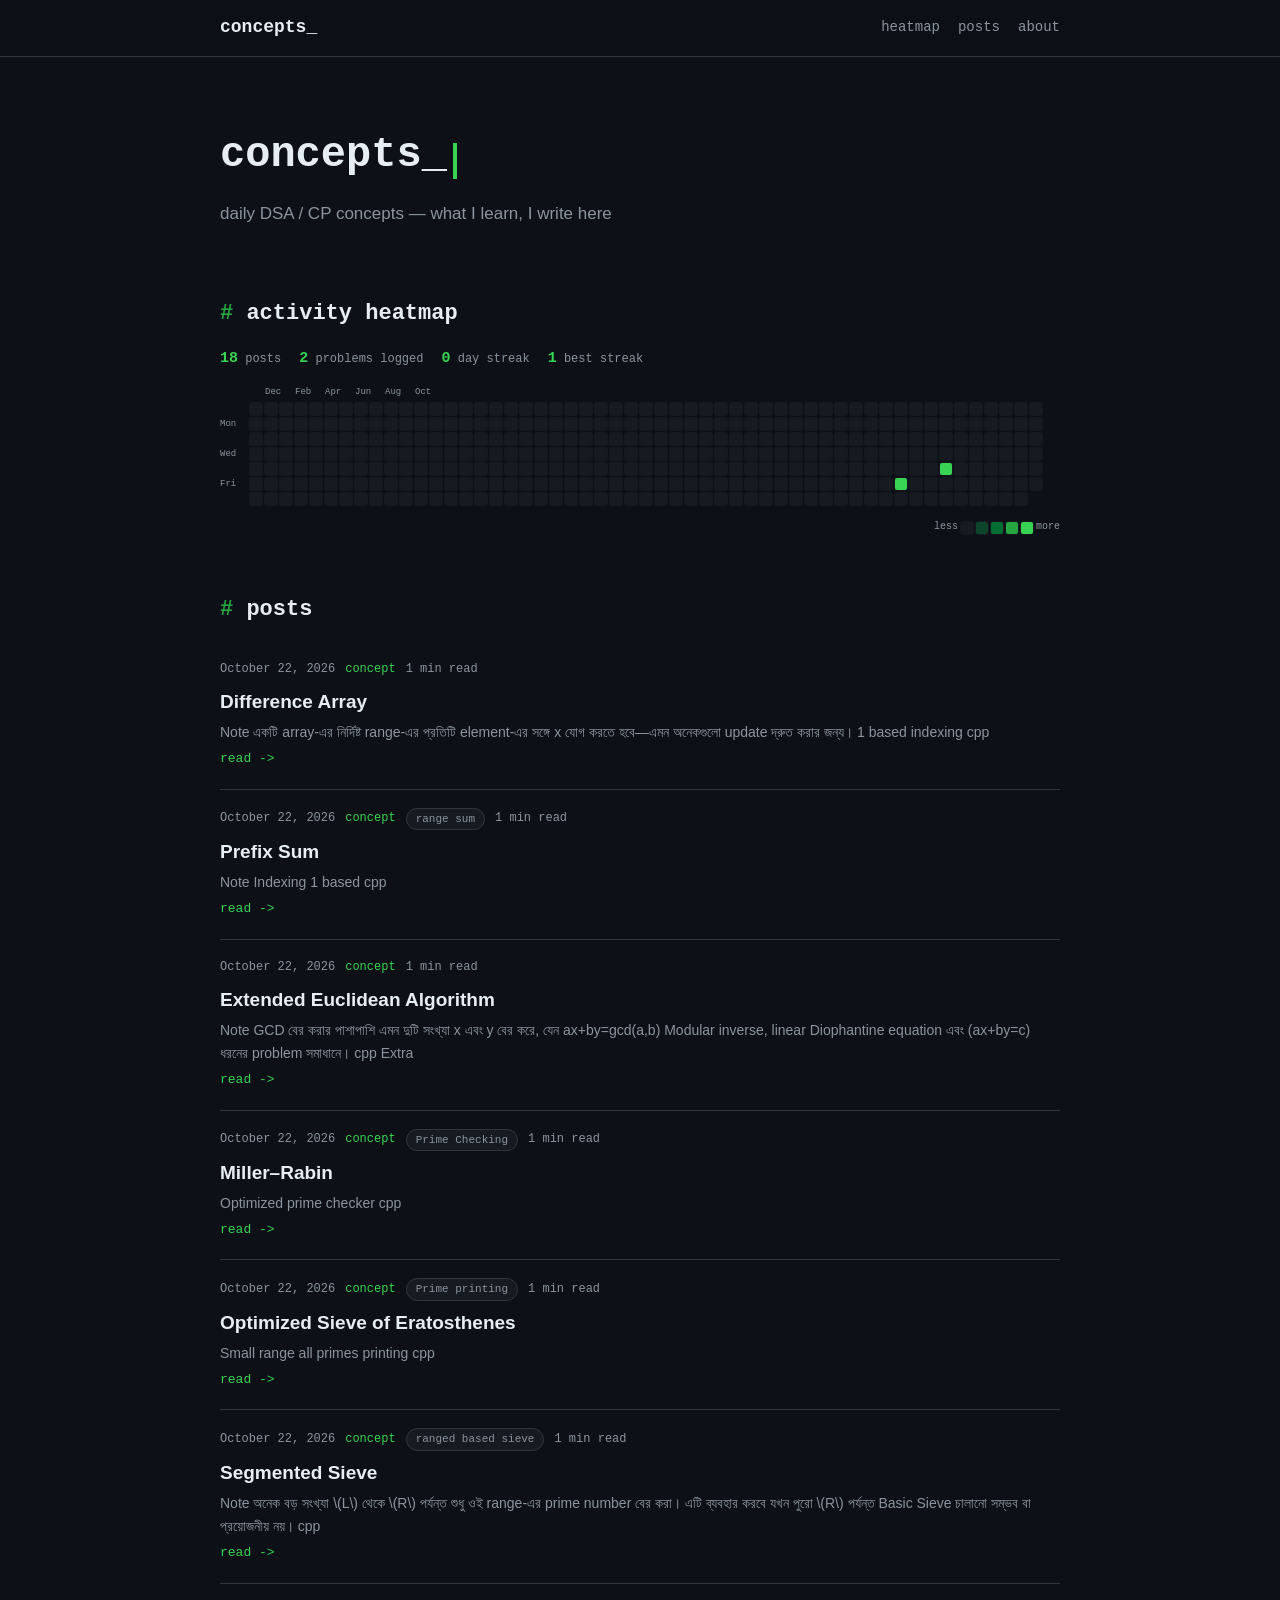
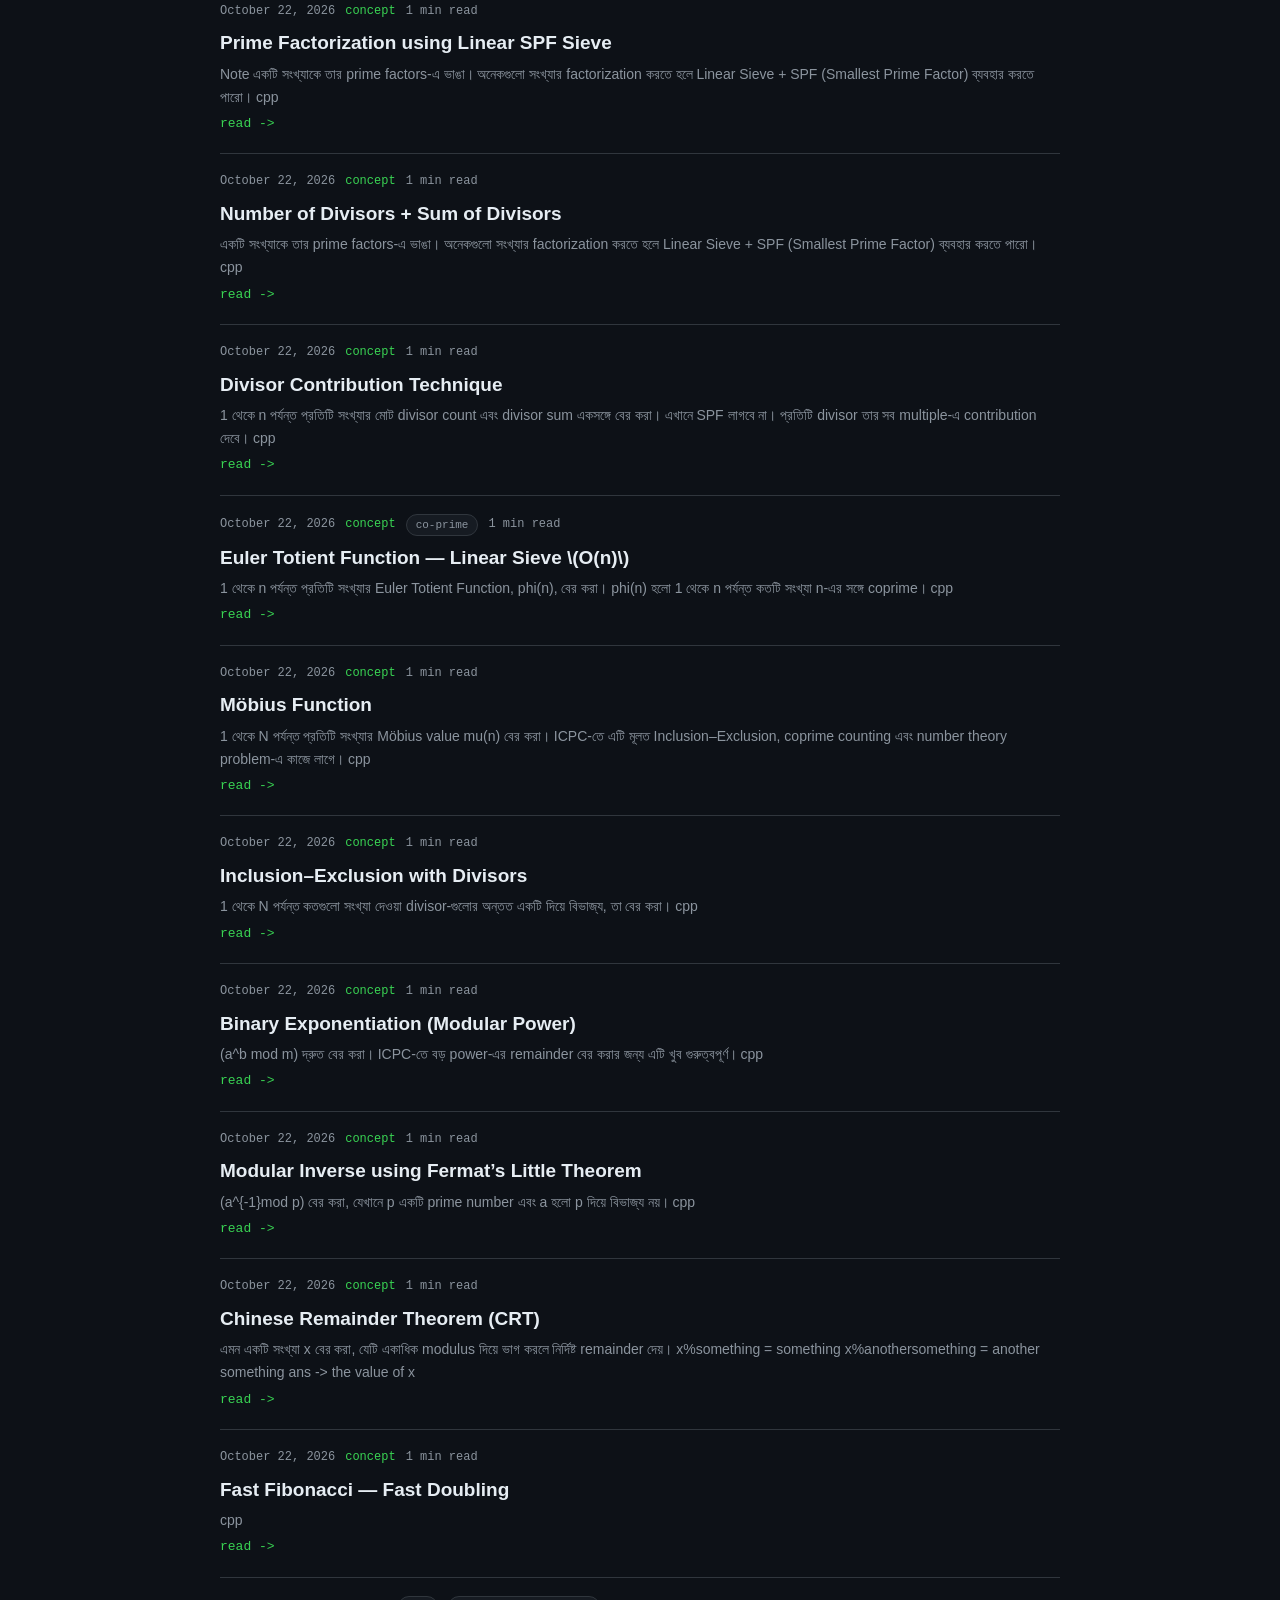
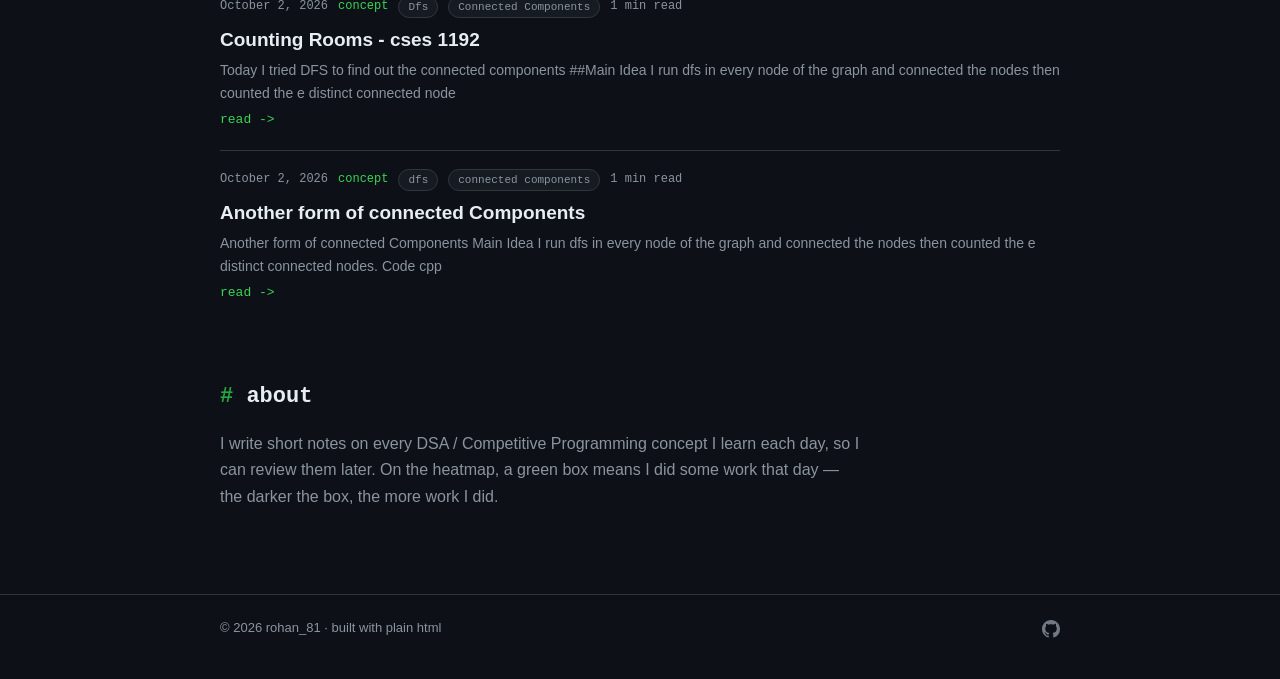
<file: index.html>
<!DOCTYPE html>
<html lang="en">
<head>
<meta charset="UTF-8">
<meta name="viewport" content="width=device-width, initial-scale=1.0">
<title>concepts_ — daily DSA/CP blog</title>
<meta name="description" content="Rohan's daily DSA and Competitive Programming concepts — short notes with an activity heatmap.">
<link rel="icon" href="data:image/svg+xml,%3Csvg xmlns='http://www.w3.org/2000/svg' viewBox='0 0 16 16'%3E%3Crect width='16' height='16' rx='3' fill='%230d1117'/%3E%3Crect x='2' y='2' width='5' height='5' fill='%2339d353'/%3E%3Crect x='9' y='2' width='5' height='5' fill='%2326a641'/%3E%3Crect x='2' y='9' width='5' height='5' fill='%23006d32'/%3E%3Crect x='9' y='9' width='5' height='5' fill='%230e4429'/%3E%3C/svg%3E">
<link rel="stylesheet" href="style.css">
</head>
<body>

<header class="nav">
  <div class="wrap">
    <a class="logo" href="index.html">concepts_</a>
    <nav>
      <a href="#heatmap" class="hide-sm">heatmap</a>
      <a href="#posts">posts</a>
      <a href="#about">about</a>
    </nav>
  </div>
</header>

<main class="wrap">

  <section class="hero">
    <h1>concepts_<span class="cursor"></span></h1>
    <p class="tagline" id="tagline">daily DSA / CP concepts — what I learn, I write here</p>
  </section>

  <section id="heatmap">
    <h2 class="sec-title">activity heatmap</h2>
    <div class="stats" id="stats"></div>
    <div class="heatmap-scroll">
      <div class="heatmap-inner">
        <div class="hm-days">
          <span></span><span>Mon</span><span></span><span>Wed</span><span></span><span>Fri</span><span></span>
        </div>
        <div class="hm-main">
          <div class="hm-months" id="heatmap-months"></div>
          <div class="hm-grid" id="heatmap-grid"></div>
        </div>
      </div>
    </div>
    <div class="hm-legend">less
      <span class="cell"></span><span class="cell l1"></span><span class="cell l2"></span><span class="cell l3"></span><span class="cell l4"></span>
    more</div>
  </section>

  <section id="posts">
    <h2 class="sec-title">posts</h2>
    <div id="post-list"></div>
  </section>

  <section id="about">
    <h2 class="sec-title">about</h2>
    <div class="about-body" id="about-body">
      <p>I write short notes on every DSA / Competitive Programming concept I learn each day, so I can review them later. On the heatmap, a green box means I did some work that day — the darker the box, the more work I did.</p>
    </div>
  </section>

</main>

<footer>
  <div class="wrap">
    <span>&copy; <span id="year"></span> <span id="owner">rohan_81</span> &middot; built with plain html</span>
    <a href="https://github.com/sowrdfish-81" target="_blank" rel="noopener" title="GitHub">
      <svg width="18" height="18" viewBox="0 0 16 16" fill="currentColor" aria-hidden="true"><path d="M8 0C3.58 0 0 3.58 0 8c0 3.54 2.29 6.53 5.47 7.59.4.07.55-.17.55-.38 0-.19-.01-.82-.01-1.49-2.01.37-2.53-.49-2.69-.94-.09-.23-.48-.94-.82-1.13-.28-.15-.68-.52-.01-.53.63-.01 1.08.58 1.23.82.72 1.21 1.87.87 2.33.66.07-.52.28-.87.51-1.07-1.78-.2-3.64-.89-3.64-3.95 0-.87.31-1.59.82-2.15-.08-.2-.36-1.02.08-2.12 0 0 .67-.21 2.2.82.64-.18 1.32-.27 2-.27s1.36.09 2 .27c1.53-1.04 2.2-.82 2.2-.82.44 1.1.16 1.92.08 2.12.51.56.82 1.27.82 2.15 0 3.07-1.87 3.75-3.65 3.95.29.25.54.73.54 1.48 0 1.07-.01 1.93-.01 2.2 0 .21.15.46.55.38A8.01 8.01 0 0 0 16 8c0-4.42-3.58-8-8-8Z"/></svg>
    </a>
  </div>
</footer>

<div id="tooltip"></div>

<script src="app.js"></script>
<script>
  document.getElementById("year").textContent = new Date().getFullYear();
  bootIndex();
</script>
</body>
</html>
</file>
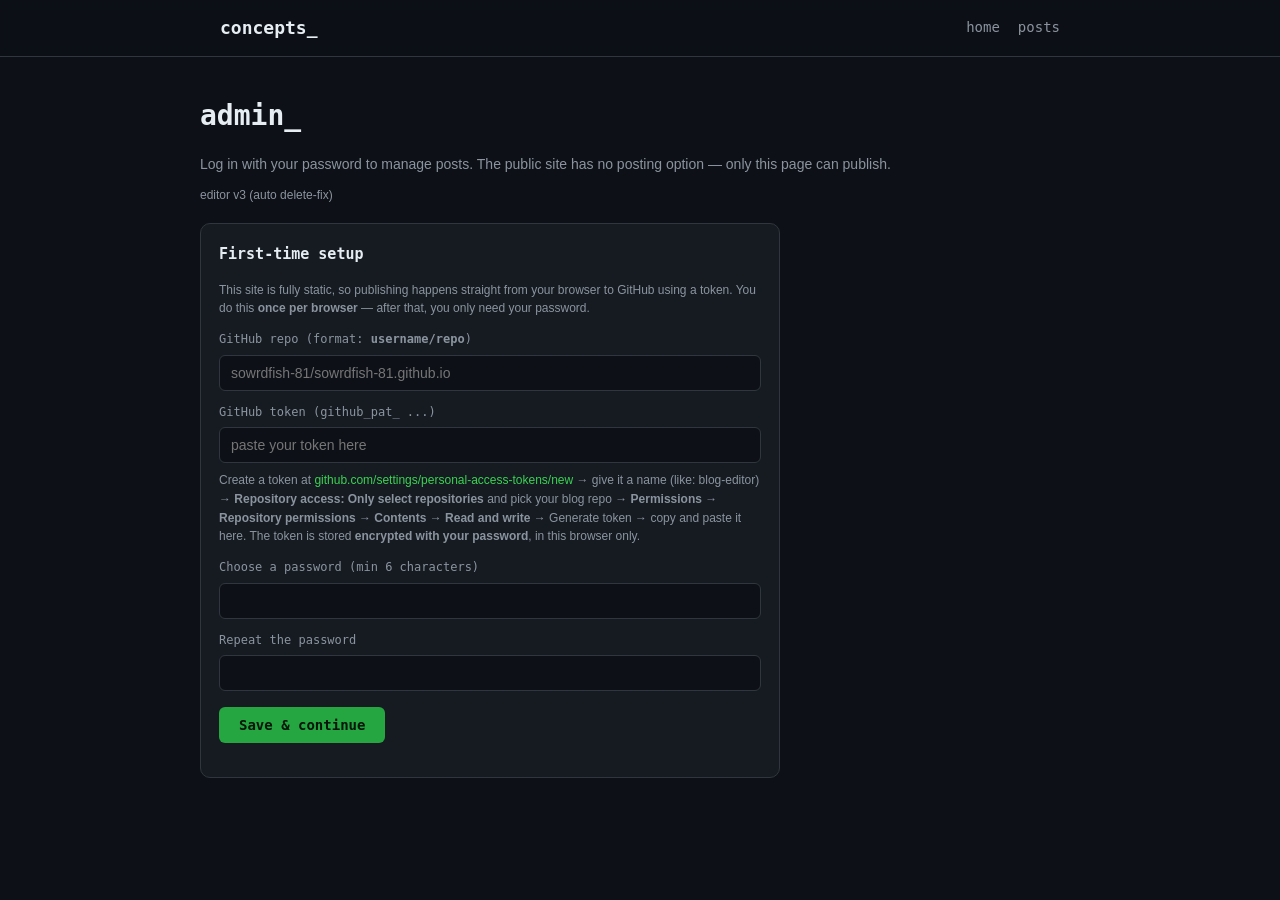
<file: admin/index.html>
<!DOCTYPE html>
<html lang="en">
<head>
<meta charset="UTF-8">
<meta name="viewport" content="width=device-width, initial-scale=1.0">
<title>admin — concepts_</title>
<meta name="robots" content="noindex, nofollow">
<link rel="icon" href="data:image/svg+xml,%3Csvg xmlns='http://www.w3.org/2000/svg' viewBox='0 0 16 16'%3E%3Crect width='16' height='16' rx='3' fill='%230d1117'/%3E%3Crect x='2' y='2' width='5' height='5' fill='%2339d353'/%3E%3Crect x='9' y='2' width='5' height='5' fill='%2326a641'/%3E%3Crect x='2' y='9' width='5' height='5' fill='%23006d32'/%3E%3Crect x='9' y='9' width='5' height='5' fill='%230e4429'/%3E%3C/svg%3E">
<link rel="stylesheet" href="../style.css?v=3">
</head>
<body>

<header class="nav">
  <div class="wrap">
    <a class="logo" href="../index.html">concepts_</a>
    <nav>
      <a href="../index.html">home</a>
      <a href="../index.html#posts">posts</a>
    </nav>
  </div>
</header>

<main class="wrap editor">
  <h1>admin_</h1>
  <p class="sub">Log in with your password to manage posts. The public site has no posting option — only this page can publish.</p>
  <p class="hint" id="ver-badge" style="margin:-16px 0 18px">editor v?</p>

  <!-- ============ LOGIN ============ -->
  <div class="card" id="login-card" style="display:none; max-width:440px">
    <h3 class="auth-head">
      <svg width="15" height="15" viewBox="0 0 16 16" fill="currentColor" aria-hidden="true"><path d="M4 4a4 4 0 0 1 8 0v2h.25c.97 0 1.75.78 1.75 1.75v5.5A1.75 1.75 0 0 1 12.25 15h-8.5A1.75 1.75 0 0 1 2 13.25v-5.5C2 6.78 2.78 6 3.75 6H4V4Zm6.5 0v2h-5V4a2.5 2.5 0 0 1 5 0Z"/></svg>
      Login
    </h3>
    <label>Password</label>
    <input type="password" id="login-pass" placeholder="your admin password">
    <p style="margin-top:16px">
      <button class="primary" id="btn-unlock">Unlock</button>
    </p>
    <div class="status" id="login-status"></div>
    <p class="hint">Forgot your password? <a href="#" id="reset-vault">Reset admin</a> — you will have to paste your GitHub token once more.</p>
  </div>

  <!-- ============ FIRST-TIME SETUP ============ -->
  <div class="card" id="setup-card" style="display:none; max-width:580px">
    <h3>First-time setup</h3>
    <p class="hint" style="margin-top:0">This site is fully static, so publishing happens straight from your browser to GitHub using a token. You do this <b>once per browser</b> — after that, you only need your password.</p>
    <label>GitHub repo (format: <b>username/repo</b>)</label>
    <input type="text" id="su-repo" placeholder="sowrdfish-81/sowrdfish-81.github.io">
    <label>GitHub token (github_pat_ ...)</label>
    <input type="password" id="su-token" placeholder="paste your token here">
    <p class="hint">
      Create a token at <a href="https://github.com/settings/personal-access-tokens/new" target="_blank" rel="noopener">github.com/settings/personal-access-tokens/new</a> &rarr;
      give it a name (like: blog-editor) &rarr; <b>Repository access: Only select repositories</b> and pick your blog repo &rarr;
      <b>Permissions &rarr; Repository permissions &rarr; Contents &rarr; Read and write</b> &rarr; Generate token &rarr; copy and paste it here.
      The token is stored <b>encrypted with your password</b>, in this browser only.
    </p>
    <label>Choose a password (min 6 characters)</label>
    <input type="password" id="su-pass">
    <label>Repeat the password</label>
    <input type="password" id="su-pass2">
    <p style="margin-top:16px">
      <button class="primary" id="btn-setup">Save &amp; continue</button>
    </p>
    <div class="status" id="setup-status"></div>
  </div>

  <!-- ============ EDITOR (after login) ============ -->
  <div id="editor-ui" style="display:none">
    <p class="hint" style="margin:-14px 0 20px">
      connected to <b id="who-repo"></b> &middot; <a href="#" id="btn-lock">Lock</a>
    </p>

    <div class="editing-note" id="editing-note">
      <span>Editing: <b id="editing-title"></b></span>
      <button class="ghost" id="btn-cancel-edit">cancel</button>
    </div>

    <div class="tabs">
      <button class="tab active" data-tab="tab-post">New post</button>
      <button class="tab" data-tab="tab-practice">Practice log</button>
      <button class="tab" data-tab="tab-manage">All posts</button>
    </div>

    <!-- TAB: NEW POST -->
    <div id="tab-post">
      <div class="card">
        <div class="row">
          <div>
            <label>Title</label>
            <input type="text" id="p-title" placeholder="for example: Sliding Window Technique">
          </div>
          <div style="max-width:180px">
            <label>Date</label>
            <input type="date" id="p-date">
          </div>
        </div>
        <label>Tags (separate with commas)</label>
        <input type="text" id="p-tags" placeholder="arrays, sliding-window">
        <label>What you learned (markdown works: ## heading, **bold**, `code`, - list, ``` code block ```)</label>
        <textarea id="p-body" placeholder="Today I learned Sliding Window...

## Main idea

...

## Code

&#96;&#96;&#96;cpp
int sum = 0, l = 0;
for (int r = 0; r &lt; n; r++) {
    sum += a[r];
    while (sum &gt; k) sum -= a[l++];
    // window [l..r] is valid
}
&#96;&#96;&#96;

## Mistakes I made
..."></textarea>
        <p>
          <label style="display:inline-flex;align-items:center;gap:8px;margin:14px 0 0;cursor:pointer">
            <input type="checkbox" id="p-preview" style="width:auto"> show live preview
          </label>
        </p>
        <div class="preview-box md-body" id="p-preview-box"></div>
        <p style="margin-top:16px">
          <button class="primary" id="btn-publish">Publish</button>
          <button class="ghost" id="btn-clear-post">Clear</button>
        </p>
        <div class="status" id="post-status"></div>
      </div>
    </div>

    <!-- TAB: PRACTICE LOG -->
    <div id="tab-practice" style="display:none">
      <div class="card">
        <h3>Practice log — problems solved without writing a post</h3>
        <p class="hint" style="margin-top:0">This makes a green box on the heatmap. Writing a post already makes that day green — no need to log those days again.</p>
        <div class="row">
          <div>
            <label>Date</label>
            <input type="date" id="a-date">
          </div>
          <div>
            <label>Problems solved</label>
            <input type="number" id="a-count" min="1" value="1">
          </div>
        </div>
        <p style="margin-top:16px">
          <button class="primary" id="btn-log">Log it</button>
        </p>
        <div class="status" id="log-status"></div>
      </div>
    </div>

    <!-- TAB: ALL POSTS -->
    <div id="tab-manage" style="display:none">
      <div class="card">
        <h3>All posts</h3>
        <div id="mgr-list"><p class="mgr-meta">loading...</p></div>
        <div class="status" id="mgr-status"></div>
      </div>
    </div>
  </div>
</main>

<script src="../app.js?v=3"></script>
<script src="../github.js?v=3"></script>
<script>
  const $ = id => document.getElementById(id);
  const EDITOR_VERSION = "v3 (auto delete-fix)";
  const vb = $("ver-badge");
  if (vb) vb.textContent = "editor " + EDITOR_VERSION;

  // ---------- crypto vault: token encrypted with the password ----------
  const b64u = bytes => btoa(String.fromCharCode(...new Uint8Array(bytes)));
  const unb64u = s => new Uint8Array([...atob(s)].map(c => c.charCodeAt(0)));

  async function deriveKey(pass, salt) {
    const km = await crypto.subtle.importKey("raw", new TextEncoder().encode(pass), "PBKDF2", false, ["deriveKey"]);
    return crypto.subtle.deriveKey(
      { name: "PBKDF2", salt, iterations: 150000, hash: "SHA-256" },
      km, { name: "AES-GCM", length: 256 }, false, ["encrypt", "decrypt"]);
  }
  async function makeVault(pass, token) {
    const salt = crypto.getRandomValues(new Uint8Array(16));
    const iv = crypto.getRandomValues(new Uint8Array(12));
    const key = await deriveKey(pass, salt);
    const ct = await crypto.subtle.encrypt({ name: "AES-GCM", iv }, key, new TextEncoder().encode(token));
    return b64u(salt) + "." + b64u(iv) + "." + b64u(ct);
  }
  async function openVault(pass) {
    const blob = localStorage.getItem("cb_vault");
    if (!blob) throw new Error("no vault");
    const [s, i, c] = blob.split(".");
    const key = await deriveKey(pass, unb64u(s));
    const pt = await crypto.subtle.decrypt({ name: "AES-GCM", iv: unb64u(i) }, key, unb64u(c));
    return new TextDecoder().decode(pt);
  }

  // ---------- helpers ----------
  const todayStr = () => {
    const d = new Date();
    return d.getFullYear() + "-" + String(d.getMonth() + 1).padStart(2, "0") + "-" + String(d.getDate()).padStart(2, "0");
  };
  function guessRepo() {
    const h = location.hostname;
    if (h.endsWith(".github.io")) {
      const owner = h.replace(/\.github\.io$/, "");
      const seg = location.pathname.split("/").filter(Boolean)[0];
      // project pages: https://owner.github.io/<repo>/  (ignore file paths and the admin folder)
      if (seg && !seg.includes(".") && seg !== "admin") return owner + "/" + seg;
      // user site: the repo is named owner/owner.github.io
      return owner + "/" + h;
    }
    return "";
  }
  function show(which) {
    $("login-card").style.display = which === "login" ? "" : "none";
    $("setup-card").style.display = which === "setup" ? "" : "none";
    $("editor-ui").style.display = which === "editor" ? "" : "none";
  }
  function enterEditor(token) {
    GH.setSessionToken(token);
    sessionStorage.setItem("cb_tok", token);
    $("who-repo").textContent = GH.repo();
    show("editor");
    loadManager();
  }
  function setEditing(edit) {
    window._editing = edit;
    $("editing-note").style.display = edit ? "flex" : "none";
    $("editing-title").textContent = edit ? edit.title : "";
    $("btn-publish").textContent = edit ? "Save changes" : "Publish";
  }
  function clearForm() {
    $("p-title").value = ""; $("p-tags").value = ""; $("p-body").value = "";
    $("p-preview-box").innerHTML = ""; $("p-preview").checked = false;
    $("post-status").textContent = "";
    setEditing(null);
  }

  // ---------- boot ----------
  (async function boot() {
    $("p-date").value = todayStr();
    $("a-date").value = todayStr();
    if (!localStorage.getItem("cb_repo")) {
      const guess = guessRepo();
      if (guess) localStorage.setItem("cb_repo", guess);
    }
    $("su-repo").value = GH.repo();
    if (localStorage.getItem("cb_vault")) {
      const tok = sessionStorage.getItem("cb_tok");
      if (tok) enterEditor(tok); else show("login");
    } else {
      show("setup");
    }
  })();

  // ---------- tabs ----------
  document.querySelectorAll(".tab").forEach(btn => {
    btn.addEventListener("click", () => {
      document.querySelectorAll(".tab").forEach(b => b.classList.remove("active"));
      btn.classList.add("active");
      for (const t of ["tab-post", "tab-practice", "tab-manage"]) $(t).style.display = (t === btn.dataset.tab) ? "" : "none";
      if (btn.dataset.tab === "tab-manage") loadManager();
    });
  });

  // ---------- login ----------
  $("btn-unlock").addEventListener("click", async () => {
    const st = $("login-status");
    const pass = $("login-pass").value;
    if (!pass) { st.className = "status err"; st.textContent = "Enter your password."; return; }
    st.className = "status"; st.textContent = "Unlocking...";
    try {
      const token = await openVault(pass);
      $("login-pass").value = "";
      enterEditor(token);
    } catch (e) {
      st.className = "status err";
      st.textContent = "Wrong password.";
    }
  });
  $("login-pass").addEventListener("keydown", e => { if (e.key === "Enter") $("btn-unlock").click(); });

  $("reset-vault").addEventListener("click", e => {
    e.preventDefault();
    if (!confirm("Reset admin? The saved token will be deleted and you will have to paste it again.")) return;
    localStorage.removeItem("cb_vault");
    sessionStorage.removeItem("cb_tok");
    GH.setSessionToken("");
    $("su-repo").value = GH.repo();
    show("setup");
  });

  // ---------- first-time setup ----------
  $("btn-setup").addEventListener("click", async () => {
    const st = $("setup-status");
    const repo = $("su-repo").value, token = $("su-token").value.trim();
    const p1 = $("su-pass").value, p2 = $("su-pass2").value;
    if (!repo.includes("/") || !token) {
      st.className = "status err";
      st.textContent = "Enter the repo as 'username/repo' and paste a token.";
      return;
    }
    if (p1.length < 6) { st.className = "status err"; st.textContent = "Password must be at least 6 characters."; return; }
    if (p1 !== p2) { st.className = "status err"; st.textContent = "The two passwords do not match."; return; }
    localStorage.setItem("cb_repo", repo.trim().replace(/^https?:\/\/github\.com\//i, "").replace(/\/+$/, ""));
    GH.setSessionToken(token);
    st.className = "status"; st.textContent = "Testing the token...";
    try {
      await GH.test();
      localStorage.setItem("cb_vault", await makeVault(p1, token));
      $("su-token").value = ""; $("su-pass").value = ""; $("su-pass2").value = "";
      enterEditor(token);
    } catch (e) {
      st.className = "status err";
      st.textContent = "Failed: " + e.message;
    }
  });

  // ---------- preview ----------
  let pvTimer = null;
  $("p-preview").addEventListener("change", () => {
    if ($("p-preview").checked) updatePreview(); else $("p-preview-box").innerHTML = "";
  });
  $("p-body").addEventListener("input", () => {
    if (!$("p-preview").checked) return;
    clearTimeout(pvTimer);
    pvTimer = setTimeout(updatePreview, 250);
  });
  function updatePreview() {
    const body = $("p-body").value;
    const title = $("p-title").value || "Untitled";
    $("p-preview-box").innerHTML = "<h1 style='font-size:22px'>" + esc(title) + "</h1>" + (body.trim() ? md(body) : "");
  }

  // ---------- publish (new post + save changes) ----------
  $("btn-publish").addEventListener("click", async () => {
    const st = $("post-status");
    const title = $("p-title").value.trim();
    const date = $("p-date").value || todayStr();
    const tags = $("p-tags").value.split(",").map(s => s.trim()).filter(Boolean);
    const body = $("p-body").value.replace(/\r\n/g, "\n").trim();
    const editing = window._editing || null;

    if (!title || !body) {
      st.className = "status err";
      st.textContent = "Title and body are both required.";
      return;
    }

    const btnPub = $("btn-publish");
    btnPub.disabled = true;
    st.className = "status";
    st.textContent = editing ? "Saving...\n1/3 uploading the post file" : "Publishing...\n1/3 uploading the post file";

    try {
      const base = date + "-" + slugify(title);
      let slug, file;
      if (editing && base === editing.base) {
        slug = editing.slug; file = editing.file;      // same name, just update
      } else {
        slug = base; file = slug + ".md"; let n = 2;
        while (await GH.getFile("posts/" + file)) { slug = base + "-" + n; file = slug + ".md"; n++; }
      }

      await GH.putFile("posts/" + file, body, (editing ? "edit post: " : "new post: ") + title);
      st.textContent += "\n2/3 updating the index";

      let idx = [];
      const existing = await GH.getFile("posts/index.json");
      if (existing) { try { idx = JSON.parse(existing.text); } catch (e) { idx = []; } }
      if (editing) idx = idx.filter(p => p.slug !== editing.slug);
      idx = idx.filter(p => p.slug !== slug);
      idx.push({
        slug, title, date, tags,
        description: stripMd(body).slice(0, 200),
        minutes: readMinutes(body),
        file,
      });
      idx.sort((a, b) => b.date.localeCompare(a.date));
      await GH.putFile("posts/index.json", JSON.stringify(idx, null, 2) + "\n", "update index: " + title);

      // ask GitHub to rebuild the site immediately (auto-builds don't run on this account)
      st.textContent += "\n3/3 asking GitHub to rebuild the site";
      await GH.triggerPagesBuild();

      // if the date/title changed, remove the old file
      if (editing && file !== editing.file) {
        st.textContent += "\n3/3 removing the old file";
        await GH.deleteFile("posts/" + editing.file, "rename post file: " + editing.file + " -> " + file);
      }

      clearForm();
      st.className = "status ok";
      st.innerHTML = "&#10003; " + (editing ? "Changes saved!" : "Published!") +
        " <a href='../post.html?p=" + encodeURIComponent(slug) + "'>view the post</a> &middot; " +
        "<a href='../index.html'>home</a> (usually live on the site in about a minute)";
      loadManager();
    } catch (e) {
      st.className = "status err";
      st.textContent = "Failed: " + e.message + "\n(Don't worry — your text is still here in the tab, try again.)";
    } finally {
      btnPub.disabled = false;
    }
  });

  $("btn-clear-post").addEventListener("click", () => {
    if ($("p-body").value && !confirm("Clear everything?")) return;
    clearForm();
  });
  $("btn-cancel-edit").addEventListener("click", () => clearForm());

  // ---------- all posts: list / edit / delete ----------
  async function loadManager() {
    const list = $("mgr-list");
    let idx = [];
    try {
      const existing = await GH.getFile("posts/index.json");
      if (existing) idx = JSON.parse(existing.text);
    } catch (e) {
      list.innerHTML = '<p class="mgr-meta" style="color:#f85149">Could not load posts: ' + esc(String(e.message || e)) +
        ' — if the token expired, use "Lock" &rarr; "Reset admin" and paste a fresh one.</p>';
      return;
    }
    idx.sort((a, b) => b.date.localeCompare(a.date));
    if (!idx.length) {
      list.innerHTML = '<p class="mgr-meta">No posts yet. Write your first one in the "New post" tab.</p>';
      return;
    }
    list.innerHTML = idx.map(p =>
      '<div class="mgr-row">' +
        '<div><div class="mgr-title">' + esc(p.title) + '</div>' +
        '<div class="mgr-meta">' + fmtDate(p.date) + ' &middot; ' + (p.tags || []).join(", ") + '</div></div>' +
        '<div class="mgr-actions">' +
          '<button class="ghost" data-edit="' + esc(p.slug) + '">Edit</button>' +
          '<button class="ghost" data-del="' + esc(p.slug) + '">Delete</button>' +
        '</div>' +
      '</div>'
    ).join("");
  }

  $("mgr-list").addEventListener("click", async e => {
    const editBtn = e.target.closest("[data-edit]");
    const delBtn = e.target.closest("[data-del]");
    if (!editBtn && !delBtn) return;

    let idx = [];
    const existing = await GH.getFile("posts/index.json");
    if (existing) { try { idx = JSON.parse(existing.text); } catch (err) { idx = []; } }

    if (editBtn) {
      const p = idx.find(x => x.slug === editBtn.getAttribute("data-edit"));
      if (!p) return;
      const res = await GH.getFile("posts/" + p.file);
      if (!res) { alert("Could not load the post file."); return; }
      $("p-title").value = p.title;
      $("p-date").value = p.date;
      $("p-tags").value = (p.tags || []).join(", ");
      $("p-body").value = res.text;
      setEditing({ slug: p.slug, file: p.file, base: p.date + "-" + p.title.toLowerCase().replace(/[^a-z0-9]+/g, "-").replace(/^-+|-+$/g, ""), title: p.title });
      document.querySelectorAll(".tab").forEach(b => b.classList.toggle("active", b.dataset.tab === "tab-post"));
      for (const t of ["tab-post", "tab-practice", "tab-manage"]) $(t).style.display = (t === "tab-post") ? "" : "none";
      $("tab-post").scrollIntoView({ behavior: "smooth", block: "start" });
      $("post-status").textContent = "";
    }

    if (delBtn) {
      const p = idx.find(x => x.slug === delBtn.getAttribute("data-del"));
      if (!p) return;
      if (!confirm("Delete '" + p.title + "' permanently?")) return;
      const st = $("mgr-status");
      st.className = "status";
      st.textContent = "Deleting...";
      try {
        await GH.deleteFile("posts/" + p.file, "delete post: " + p.title);
        idx = idx.filter(x => x.slug !== p.slug);
        await GH.putFile("posts/index.json", JSON.stringify(idx, null, 2) + "\n", "update index after delete: " + p.title);
        await GH.triggerPagesBuild(); // site rebuild so the post disappears too
        st.className = "status ok";
        st.textContent = "Deleted '" + p.title + "'.";
        loadManager();
      } catch (err) {
        st.className = "status err";
        st.textContent = "Failed: " + err.message;
      }
    }
  });

  // ---------- practice log ----------
  $("btn-log").addEventListener("click", async () => {
    const st = $("log-status");
    const date = $("a-date").value, count = parseInt($("a-count").value, 10);
    if (!date || !(count > 0)) {
      st.className = "status err";
      st.textContent = "Pick a date and a problem count.";
      return;
    }
    st.className = "status";
    st.textContent = "Logging...";
    try {
      let act = {};
      const existing = await GH.getFile("activity.json");
      if (existing) { try { act = JSON.parse(existing.text); } catch (e) { act = {}; } }
      act[date] = (act[date] || 0) + count;
      await GH.putFile("activity.json", JSON.stringify(act, null, 2) + "\n", "practice log: " + date + " +" + count);
      await GH.triggerPagesBuild(); // heatmap update needs a site rebuild
      st.className = "status ok";
      st.innerHTML = "&#10003; Logged +" + count + " for " + date + ". See it on the <a href='../index.html#heatmap'>heatmap</a>.";
    } catch (e) {
      st.className = "status err";
      st.textContent = "Failed: " + e.message;
    }
  });

  // ---------- lock ----------
  $("btn-lock").addEventListener("click", e => {
    e.preventDefault();
    sessionStorage.removeItem("cb_tok");
    GH.setSessionToken("");
    $("login-pass").value = "";
    $("login-status").textContent = "";
    clearForm();
    show("login");
  });
</script>
</body>
</html>
</file>
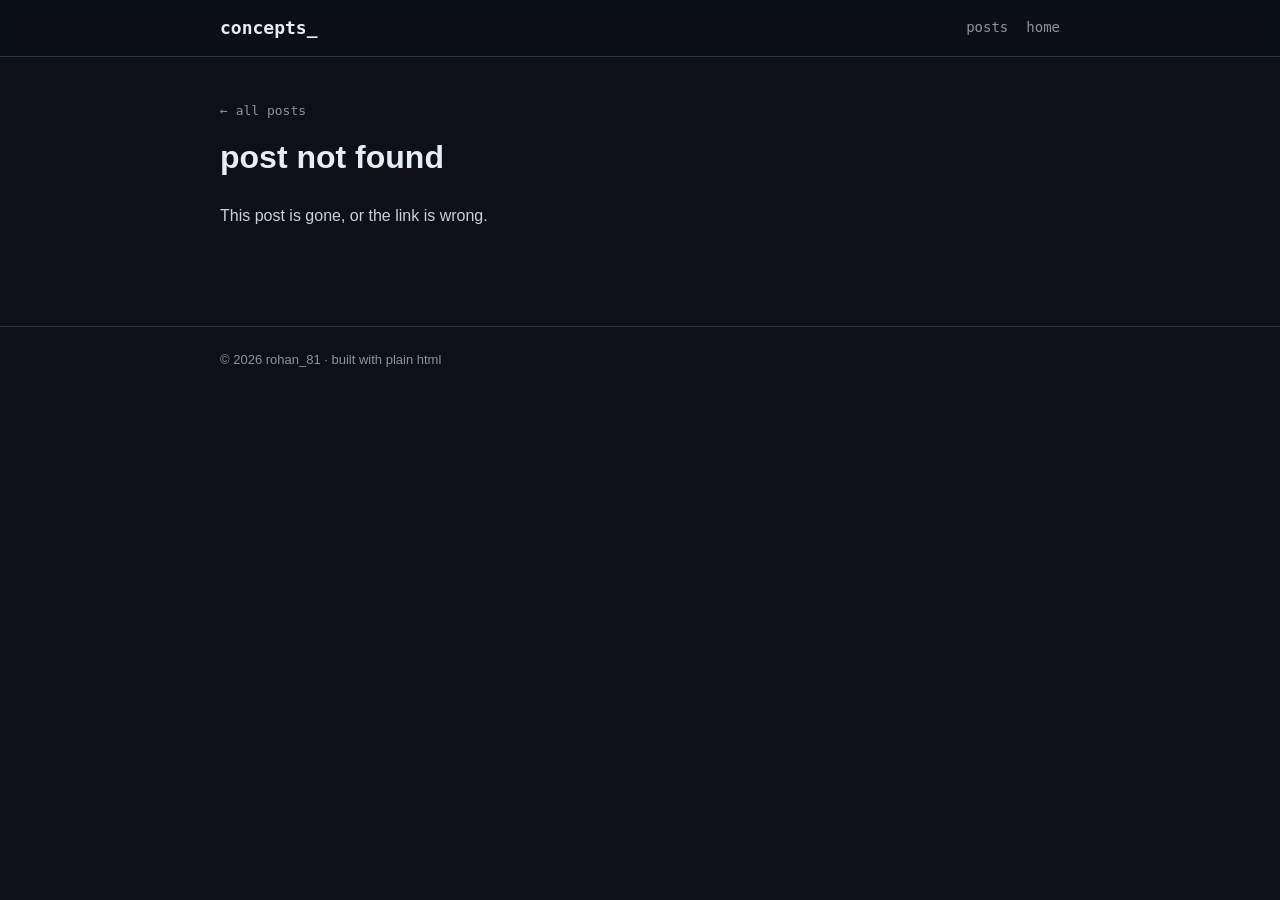
<file: post.html>
<!DOCTYPE html>
<html lang="en">
<head>
<meta charset="UTF-8">
<meta name="viewport" content="width=device-width, initial-scale=1.0">
<title>post — concepts_</title>
<link rel="icon" href="data:image/svg+xml,%3Csvg xmlns='http://www.w3.org/2000/svg' viewBox='0 0 16 16'%3E%3Crect width='16' height='16' rx='3' fill='%230d1117'/%3E%3Crect x='2' y='2' width='5' height='5' fill='%2339d353'/%3E%3Crect x='9' y='2' width='5' height='5' fill='%2326a641'/%3E%3Crect x='2' y='9' width='5' height='5' fill='%23006d32'/%3E%3Crect x='9' y='9' width='5' height='5' fill='%230e4429'/%3E%3C/svg%3E">
<link rel="stylesheet" href="style.css">
</head>
<body>

<header class="nav">
  <div class="wrap">
    <a class="logo" href="index.html">concepts_</a>
    <nav>
      <a href="index.html#posts">posts</a>
      <a href="index.html">home</a>
    </nav>
  </div>
</header>

<main class="wrap">
  <article class="article">
    <div id="post-head"></div>
    <div class="md-body" id="post-body"><p>loading...</p></div>
  </article>
</main>

<footer>
  <div class="wrap">
    <span>&copy; <span id="year"></span> rohan_81 &middot; built with plain html</span>
  </div>
</footer>

<script src="app.js"></script>
<script>
  document.getElementById("year").textContent = new Date().getFullYear();
  renderPostPage();
</script>
</body>
</html>
</file>
<file: style.css>
/* ================= theme ================= */
:root {
  --bg: #0d1117;
  --panel: #161b22;
  --border: #30363d;
  --text: #e6edf3;
  --muted: #8b949e;
  --green: #39d353;
  --green-dim: #26a641;
  --g0: #161b22;
  --g1: #0e4429;
  --g2: #006d32;
  --g3: #26a641;
  --g4: #39d353;
  --mono: ui-monospace, "Cascadia Code", "JetBrains Mono", Consolas, monospace;
}

* { box-sizing: border-box; }
html { scroll-behavior: smooth; }
body {
  margin: 0;
  background: var(--bg);
  color: var(--text);
  font-family: -apple-system, "Segoe UI", Roboto, "Noto Sans Bengali", Helvetica, Arial, sans-serif;
  font-size: 16px;
  line-height: 1.65;
}
a { color: var(--green); text-decoration: none; }
a:hover { text-decoration: underline; }

.wrap { max-width: 880px; margin: 0 auto; padding: 0 20px; }

/* ================= nav ================= */
.nav {
  border-bottom: 1px solid var(--border);
  position: sticky; top: 0; z-index: 50;
  background: rgba(13, 17, 23, 0.92);
  backdrop-filter: blur(6px);
}
.nav .wrap { display: flex; align-items: center; justify-content: space-between; height: 56px; }
.logo {
  font-family: var(--mono); font-weight: 700; font-size: 18px; color: var(--text);
}
.logo:hover { color: var(--green); text-decoration: none; }
.nav nav { display: flex; align-items: center; gap: 18px; }
.nav nav a { color: var(--muted); font-size: 14px; font-family: var(--mono); }
.nav nav a:hover { color: var(--text); text-decoration: none; }
.btn-new {
  background: var(--green-dim); color: #04160a !important;
  padding: 5px 12px; border-radius: 6px; font-weight: 700;
}
.btn-new:hover { background: var(--green); text-decoration: none; }

/* ================= hero ================= */
.hero { padding: 64px 0 40px; }
.hero h1 {
  font-family: var(--mono); font-size: 42px; margin: 0 0 10px;
}
.hero h1 .cursor {
  display: inline-block; width: 0.09em; min-width: 2px; height: 0.85em;
  background: var(--green); vertical-align: text-bottom; margin-left: 6px;
  animation: blink 1.1s steps(1) infinite;
}
@keyframes blink { 50% { opacity: 0; } }
.hero .tagline { color: var(--muted); font-size: 17px; margin: 0; }

/* ================= sections ================= */
section { padding: 28px 0; scroll-margin-top: 70px; }
.sec-head { display: flex; align-items: baseline; justify-content: space-between; flex-wrap: wrap; gap: 8px; }
h2.sec-title {
  font-family: var(--mono); font-size: 22px; color: var(--text); margin: 0 0 14px;
}
h2.sec-title::before { content: "# "; color: var(--green-dim); }

/* ================= heatmap ================= */
.heatmap-scroll { overflow-x: auto; padding-bottom: 6px; }
.heatmap-inner { display: inline-flex; gap: 4px; min-width: 100%; }
.hm-days {
  display: grid; grid-template-rows: repeat(7, 12px); gap: 3px;
  font-family: var(--mono); font-size: 9px; color: var(--muted);
  width: 26px; flex: none; padding-top: 18px;
}
.hm-days span { display: flex; align-items: center; }
.hm-main { flex: none; }
.hm-months {
  display: grid; grid-auto-flow: column; grid-auto-columns: 12px; gap: 3px;
  height: 15px; font-family: var(--mono); font-size: 9px; color: var(--muted);
  margin-bottom: 3px; width: max-content;
}
.hm-months div { white-space: nowrap; overflow: visible; }
.hm-grid {
  display: grid; grid-auto-flow: column; grid-template-rows: repeat(7, 12px);
  grid-auto-columns: 12px; gap: 3px;
}
.cell {
  width: 12px; height: 12px; border-radius: 2px; background: var(--g0);
  outline: 1px solid rgba(255,255,255,0.04); cursor: pointer;
}
.cell.l1 { background: var(--g1); } .cell.l2 { background: var(--g2); }
.cell.l3 { background: var(--g3); } .cell.l4 { background: var(--g4); }
.cell.future { visibility: hidden; }
.hm-legend {
  display: flex; align-items: center; gap: 3px; justify-content: flex-end;
  font-family: var(--mono); font-size: 10px; color: var(--muted); margin-top: 8px;
}
.hm-legend .cell { cursor: default; }
.stats {
  display: flex; gap: 18px; flex-wrap: wrap; font-family: var(--mono);
  font-size: 12px; color: var(--muted); margin-bottom: 14px;
}
.stats b { color: var(--green); font-size: 15px; }

/* tooltip */
#tooltip {
  position: fixed; z-index: 100; pointer-events: none;
  background: #6e7681; color: #0d1117; font-size: 11px; font-weight: 600;
  padding: 4px 8px; border-radius: 5px; display: none; white-space: nowrap;
}

/* ================= post list ================= */
.post-item { padding: 18px 0; border-bottom: 1px solid var(--border); }
.post-item:last-child { border-bottom: none; }
.post-meta {
  display: flex; align-items: center; gap: 10px; flex-wrap: wrap;
  font-family: var(--mono); font-size: 12px; color: var(--muted); margin-bottom: 6px;
}
.cat { color: var(--green); }
.chip {
  background: var(--panel); border: 1px solid var(--border); border-radius: 999px;
  padding: 1px 9px; font-size: 11px; color: var(--muted);
}
.post-item h3 { margin: 0 0 4px; font-size: 19px; }
.post-item h3 a { color: var(--text); }
.post-item h3 a:hover { color: var(--green); text-decoration: none; }
.post-desc { color: var(--muted); font-size: 14px; margin: 0; }
.readmore { font-family: var(--mono); font-size: 13px; }

/* ================= about ================= */
.about-body { color: var(--muted); max-width: 640px; }

/* ================= footer ================= */
footer {
  border-top: 1px solid var(--border); margin-top: 40px; padding: 22px 0 40px;
  color: var(--muted); font-size: 13px;
}
footer .wrap { display: flex; justify-content: space-between; align-items: center; flex-wrap: wrap; gap: 10px; }
footer svg { vertical-align: middle; opacity: 0.8; }
footer a { color: var(--muted); }
footer a:hover { color: var(--green); }

/* ================= article (post.html) ================= */
.article { padding: 40px 0; max-width: 760px; }
.article .back { font-family: var(--mono); font-size: 13px; color: var(--muted); }
.article .back:hover { color: var(--green); }
.article h1.title { font-size: 32px; margin: 14px 0 6px; line-height: 1.25; }
.article .post-meta { margin-bottom: 8px; }
.md-body { margin-top: 26px; }
.md-body h1, .md-body h2, .md-body h3 {
  font-family: var(--mono); line-height: 1.35; margin: 28px 0 10px;
}
.md-body h1 { font-size: 24px; } .md-body h2 { font-size: 20px; } .md-body h3 { font-size: 17px; }
.md-body h2::before { content: "## "; color: var(--green-dim); }
.md-body h3::before { content: "### "; color: var(--green-dim); }
.md-body p { color: #c9d1d9; }
.md-body code {
  font-family: var(--mono); font-size: 13px; background: var(--panel);
  border: 1px solid var(--border); border-radius: 5px; padding: 1px 6px;
}
.md-body pre {
  background: var(--panel); border: 1px solid var(--border); border-radius: 8px;
  padding: 14px 16px; overflow-x: auto;
}
.md-body pre code { background: none; border: none; padding: 0; font-size: 13px; line-height: 1.6; }
.md-body ul { padding-left: 22px; color: #c9d1d9; }
.md-body li { margin: 4px 0; }
.md-body strong { color: var(--text); }
.md-body a { color: var(--green); }

/* ================= editor ================= */
.editor { padding: 36px 0 60px; }
.editor h1 { font-family: var(--mono); font-size: 28px; margin: 0 0 4px; }
.editor .sub { color: var(--muted); font-size: 14px; margin-bottom: 26px; }
.tabs { display: flex; gap: 8px; margin-bottom: 22px; }
.tab {
  font-family: var(--mono); font-size: 13px; padding: 6px 14px; border-radius: 6px;
  border: 1px solid var(--border); color: var(--muted); cursor: pointer; background: none;
}
.tab.active { background: var(--panel); color: var(--green); border-color: var(--green-dim); }
.card {
  background: var(--panel); border: 1px solid var(--border); border-radius: 10px;
  padding: 18px; margin-bottom: 18px;
}
.card h3 { font-family: var(--mono); font-size: 15px; margin: 0 0 14px; }
label { display: block; font-family: var(--mono); font-size: 12px; color: var(--muted); margin: 12px 0 5px; }
input[type=text], input[type=date], input[type=number], input[type=password], textarea, select {
  width: 100%; background: var(--bg); color: var(--text);
  border: 1px solid var(--border); border-radius: 6px; padding: 9px 11px;
  font-size: 14px; font-family: inherit;
}
input:focus, textarea:focus { outline: 2px solid var(--green-dim); border-color: transparent; }
textarea { font-family: var(--mono); font-size: 13px; line-height: 1.6; min-height: 320px; resize: vertical; }
.row { display: flex; gap: 12px; }
.row > div { flex: 1; }
button.primary {
  background: var(--green-dim); color: #04160a; font-weight: 700; font-size: 14px;
  border: none; border-radius: 6px; padding: 10px 20px; cursor: pointer; font-family: var(--mono);
}
button.primary:hover { background: var(--green); }
button.primary:disabled { opacity: 0.5; cursor: not-allowed; }
button.ghost {
  background: none; border: 1px solid var(--border); color: var(--muted);
  border-radius: 6px; padding: 8px 14px; cursor: pointer; font-family: var(--mono); font-size: 13px;
}
button.ghost:hover { color: var(--text); border-color: var(--muted); }
.status { font-family: var(--mono); font-size: 13px; margin-top: 12px; white-space: pre-wrap; }
.status.ok { color: var(--green); }
.status.err { color: #f85149; }
.hint { color: var(--muted); font-size: 12px; margin-top: 8px; line-height: 1.55; }
.hint a { color: var(--green); }
.preview-box {
  border: 1px dashed var(--border); border-radius: 8px; padding: 4px 16px; margin-top: 6px;
}
.preview-box:empty { display: none; }
details.setup { border: 1px solid var(--border); border-radius: 10px; padding: 0 18px; margin-bottom: 18px; background: var(--panel); }
details.setup summary {
  font-family: var(--mono); font-size: 14px; padding: 14px 0; cursor: pointer; color: var(--muted);
}
details.setup[open] summary { color: var(--text); }
.saved-note { color: var(--green); font-family: var(--mono); font-size: 12px; }

/* ================= admin: post manager ================= */
.mgr-row {
  display: flex; align-items: center; justify-content: space-between; gap: 12px;
  padding: 12px 2px; border-bottom: 1px solid var(--border);
}
.mgr-row:last-child { border-bottom: none; }
.mgr-title { font-weight: 600; font-size: 14px; }
.mgr-meta { font-family: var(--mono); font-size: 11px; color: var(--muted); margin-top: 2px; }
.mgr-actions { display: flex; gap: 8px; flex: none; }
.editing-note {
  background: rgba(14, 68, 41, 0.35); border: 1px solid var(--green-dim);
  border-radius: 6px; padding: 8px 12px; font-size: 13px; margin-bottom: 14px;
  display: none; align-items: center; justify-content: space-between; gap: 10px;
}
.auth-head { display: flex; align-items: center; gap: 8px; }
.auth-head svg { flex: none; }

@media (max-width: 640px) {
  .hero h1 { font-size: 32px; }
  .nav nav { gap: 12px; }
  .nav nav a.hide-sm { display: none; }
  .row { flex-direction: column; }
}
</file>
